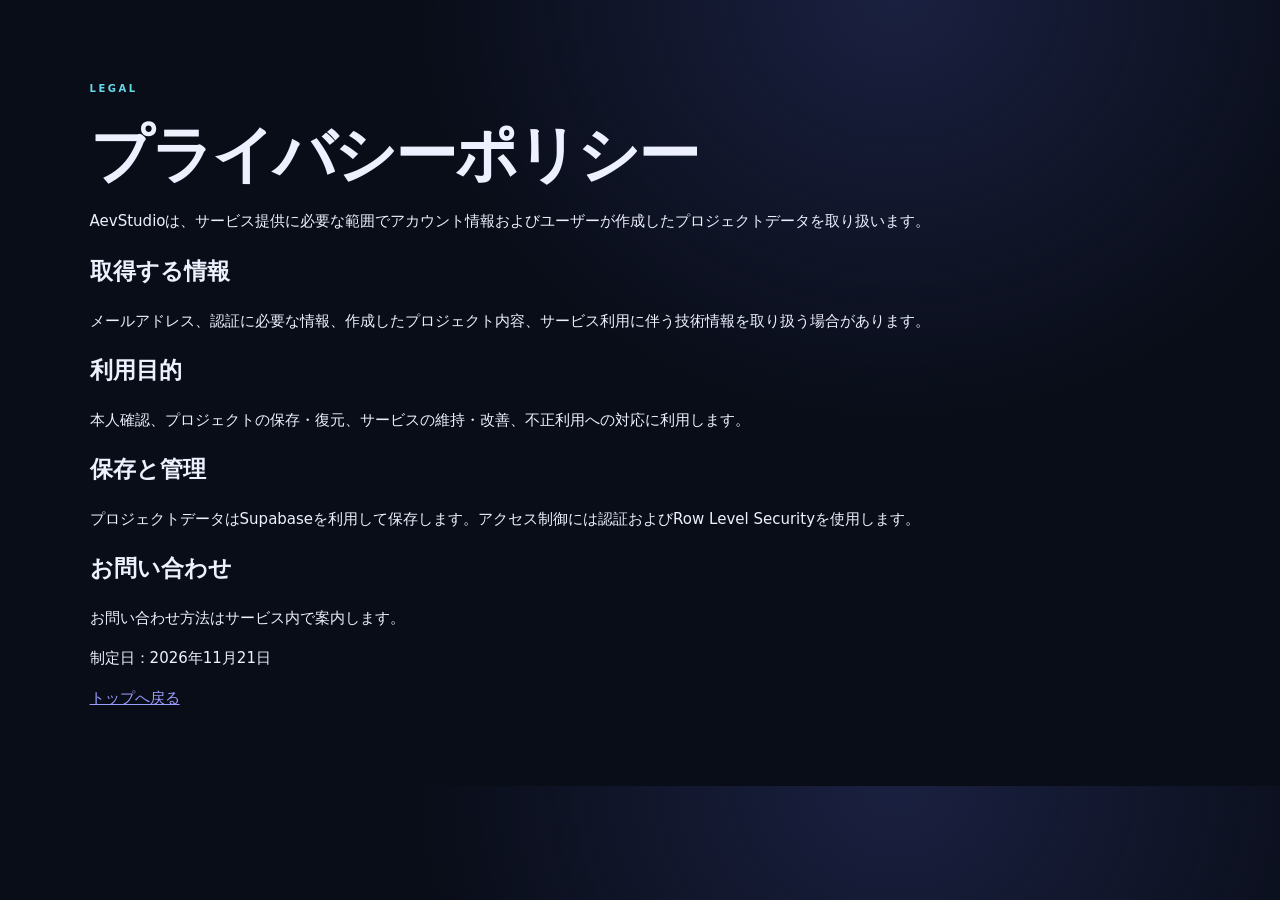
<file: privacy-policy.html>
<!doctype html><html lang="ja"><meta charset="utf-8"><meta name="viewport" content="width=device-width,initial-scale=1"><title>プライバシーポリシー | AevStudio</title><link rel="stylesheet" href="style.css"><main class="section"><span class="eyebrow">LEGAL</span><h1>プライバシーポリシー</h1><p>AevStudioは、サービス提供に必要な範囲でアカウント情報およびユーザーが作成したプロジェクトデータを取り扱います。</p><h2>取得する情報</h2><p>メールアドレス、認証に必要な情報、作成したプロジェクト内容、サービス利用に伴う技術情報を取り扱う場合があります。</p><h2>利用目的</h2><p>本人確認、プロジェクトの保存・復元、サービスの維持・改善、不正利用への対応に利用します。</p><h2>保存と管理</h2><p>プロジェクトデータはSupabaseを利用して保存します。アクセス制御には認証およびRow Level Securityを使用します。</p><h2>お問い合わせ</h2><p>お問い合わせ方法はサービス内で案内します。</p><p>制定日：2026年11月21日</p><a href="index.html">トップへ戻る</a></main></html>
</file>
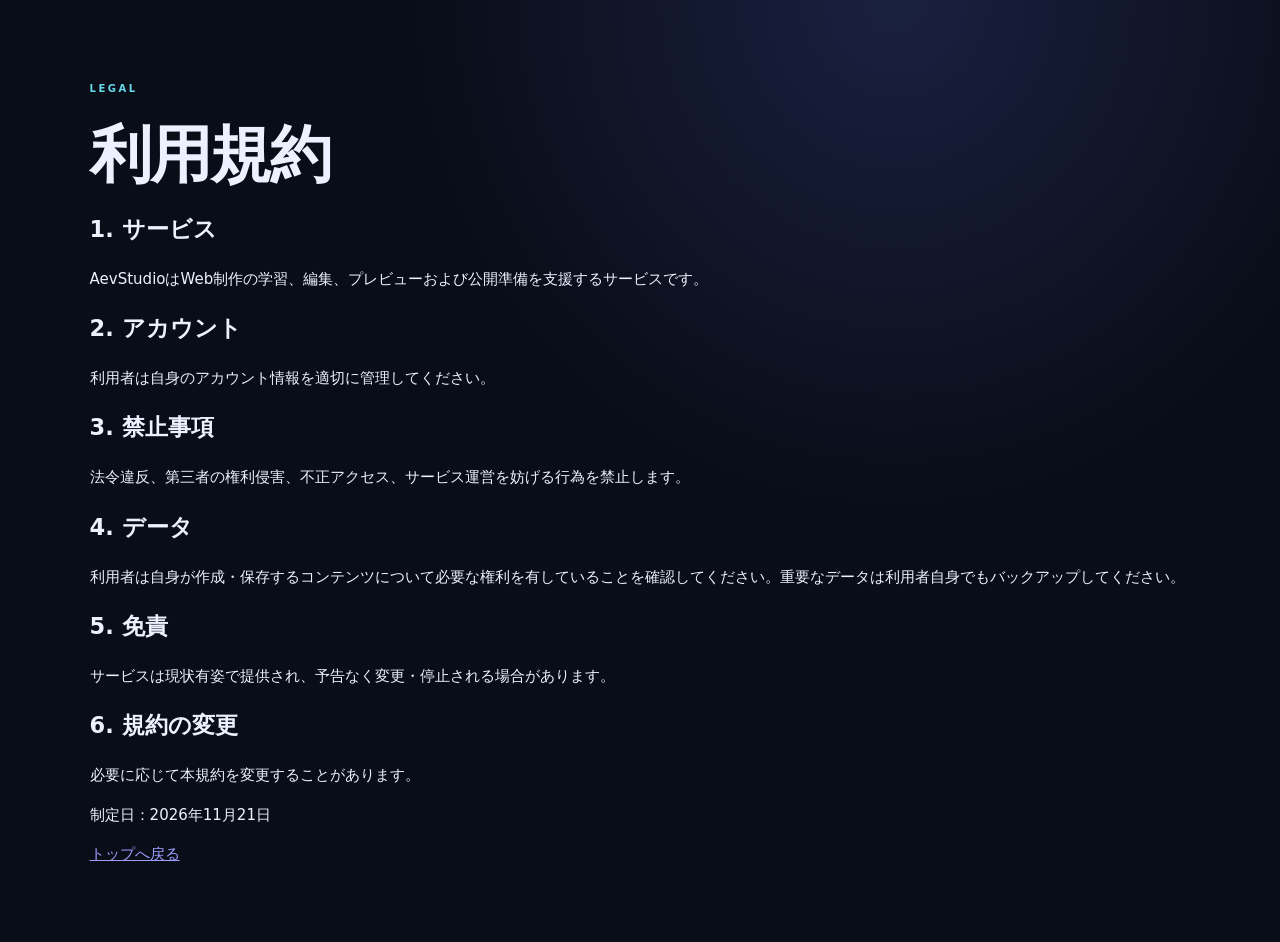
<file: terms.html>
<!doctype html><html lang="ja"><meta charset="utf-8"><meta name="viewport" content="width=device-width,initial-scale=1"><title>利用規約 | AevStudio</title><link rel="stylesheet" href="style.css"><main class="section"><span class="eyebrow">LEGAL</span><h1>利用規約</h1><h2>1. サービス</h2><p>AevStudioはWeb制作の学習、編集、プレビューおよび公開準備を支援するサービスです。</p><h2>2. アカウント</h2><p>利用者は自身のアカウント情報を適切に管理してください。</p><h2>3. 禁止事項</h2><p>法令違反、第三者の権利侵害、不正アクセス、サービス運営を妨げる行為を禁止します。</p><h2>4. データ</h2><p>利用者は自身が作成・保存するコンテンツについて必要な権利を有していることを確認してください。重要なデータは利用者自身でもバックアップしてください。</p><h2>5. 免責</h2><p>サービスは現状有姿で提供され、予告なく変更・停止される場合があります。</p><h2>6. 規約の変更</h2><p>必要に応じて本規約を変更することがあります。</p><p>制定日：2026年11月21日</p><a href="index.html">トップへ戻る</a></main></html>
</file>
<file: style.css>
:root{color-scheme:dark;--bg:#090d18;--panel:#111827;--line:#263149;--text:#edf1ff;--muted:#929db7;--accent:#987bff;--cyan:#66d8e7}*{box-sizing:border-box}html{scroll-behavior:smooth}body{margin:0;background:radial-gradient(ellipse at 70% 0%,#1a2040 0,transparent 38%),var(--bg);color:var(--text);font:15px/1.65 Inter,"Noto Sans JP",system-ui,sans-serif}.topbar{height:76px;padding:0 clamp(18px,5vw,76px);display:flex;align-items:center;justify-content:space-between;border-bottom:1px solid #ffffff12;background:#090d18dd;position:sticky;top:0;z-index:5;backdrop-filter:blur(16px)}.brand{display:flex;align-items:center;gap:11px;color:var(--text);text-decoration:none;font-weight:800;font-size:17px;line-height:1.2}.brand small{display:block;color:var(--muted);font-size:8px;letter-spacing:2px;margin-top:4px}.brand-mark{display:grid;place-items:center;width:38px;height:38px;border-radius:12px;background:linear-gradient(135deg,#9d80ff,#5a4bc1);box-shadow:0 0 24px #8b6cff55;font-size:21px}.topbar nav{display:flex;gap:30px}.topbar nav a{color:var(--muted);text-decoration:none;font-size:13px}.account{display:flex;align-items:center;gap:12px;color:var(--muted);font-size:12px}.btn{display:inline-flex;align-items:center;justify-content:center;gap:9px;padding:11px 17px;border-radius:10px;border:1px solid var(--line);color:var(--text);text-decoration:none;background:#ffffff08;font:inherit;font-weight:650;cursor:pointer}.btn-primary{background:linear-gradient(115deg,#9475ff,#6656d8);border-color:transparent;box-shadow:0 8px 25px #715de344}.btn-ghost{background:transparent}.btn-small{padding:7px 12px;font-size:12px}.hero{min-height:510px;padding:88px clamp(20px,9vw,140px);display:grid;grid-template-columns:1.05fr .95fr;align-items:center;gap:50px;overflow:hidden}.eyebrow{font-size:10px;font-weight:800;letter-spacing:2.5px;color:var(--cyan)}h1{font-size:clamp(36px,5vw,62px);line-height:1.22;letter-spacing:-2px;margin:17px 0}h1 em{font-style:normal;color:#a995ff}.hero-copy>p,.section-heading p{color:var(--muted);max-width:560px}.hero-actions{display:flex;gap:12px;flex-wrap:wrap;margin-top:27px}.hero-meta{display:flex;gap:20px;flex-wrap:wrap;color:#7f8aa6;font-size:11px;margin-top:35px}.hero-art{position:relative;min-height:300px;display:grid;place-items:center}.orb{position:absolute;border-radius:50%;filter:blur(2px)}.orb-a{width:290px;height:290px;background:radial-gradient(circle at 35% 30%,#a48aff88,#5442a322 60%,transparent 70%);right:8%;top:-30px}.orb-b{width:190px;height:190px;border:1px solid #6e63c955;right:0;bottom:-10px}.code-window{position:relative;width:min(100%,440px);background:#101728ed;border:1px solid #53618466;border-radius:15px;box-shadow:0 28px 90px #0009;transform:rotate(-3deg);overflow:hidden}.window-head,.window-foot{height:39px;padding:0 15px;display:flex;align-items:center;gap:7px;background:#ffffff08;color:#8190b0;font-size:9px}.window-head span{margin-left:auto}.window-head i{width:7px;height:7px;border-radius:50%;background:#f08e9d}.window-head i:nth-child(2){background:#e9c477}.window-head i:nth-child(3){background:#70d4ae}.code-window pre{padding:18px 25px;color:#dbe3ff;font:13px/2 monospace}.code-window pre b{color:#a58aff}.code-window pre i{color:#70d8d0;font-style:normal}.window-foot{justify-content:space-between;color:#70d8c2}.floating-tag{position:absolute;right:-3%;bottom:25px;padding:9px 14px;border:1px solid #7d70c966;background:#181d34;border-radius:8px;color:#c7baff;font-size:10px;letter-spacing:1px}.section{padding:75px clamp(18px,7vw,105px)}.section-heading{display:flex;align-items:end;justify-content:space-between;gap:20px;margin-bottom:27px}.section-heading h2{font-size:29px;margin:8px 0}.workspace-grid{display:grid;grid-template-columns:230px 1fr;gap:16px}.panel{background:#101726;border:1px solid var(--line);border-radius:15px;min-width:0}.project-panel{padding:17px;display:flex;flex-direction:column;min-height:530px}.panel-title{font-weight:750;font-size:13px}.panel-title span{float:right;color:var(--muted)}.project-list{flex:1;margin-top:18px}.empty{padding:25px 8px;text-align:center;color:#7f8aa6;font-size:12px}.project-item{width:100%;padding:10px;text-align:left;background:#ffffff08;border:1px solid transparent;border-radius:8px;color:var(--text);margin-bottom:7px;cursor:pointer}.project-item.active{border-color:#8b76ee}.panel-note,.hint{color:#8290aa;font-size:11px}.editor-panel{overflow:hidden}.editor-top{display:flex;justify-content:space-between;gap:10px;padding:13px 16px;border-bottom:1px solid var(--line)}.editor-top input{background:transparent;border:0;color:var(--text);font:inherit;font-weight:700;min-width:0}.editor-actions{display:flex;gap:7px}.editor-toolbar{display:flex;justify-content:space-between;padding:10px 15px;border-bottom:1px solid var(--line)}.tabs{display:flex;gap:5px}.tab{background:transparent;border:0;color:var(--muted);padding:7px 12px;border-radius:7px;cursor:pointer}.tab.active{background:#8068ed2a;color:#c4b8ff}.editor-toolbar select{background:#1a2336;color:var(--text);border:1px solid var(--line);border-radius:7px;padding:7px}.editor-body{display:grid;grid-template-columns:1fr 1fr;min-height:365px}.visual-editor,.code-editor{padding:18px;min-width:0}.visual-editor label{display:block;color:var(--muted);font-size:11px;margin:13px 0}.visual-editor input:not([type=color]),.visual-editor textarea,.code-editor textarea,.dialog-card input{display:block;width:100%;margin-top:6px;padding:10px;border:1px solid var(--line);border-radius:8px;background:#0a1020;color:var(--text);font:13px inherit}.visual-editor textarea{min-height:75px;resize:vertical}.visual-editor input[type=color]{display:block;width:60px;height:35px;margin-top:7px;background:transparent;border:0}.visual-hint,.code-label{font-size:10px;color:var(--cyan);letter-spacing:1px;margin-bottom:12px}.code-editor textarea{height:145px;resize:vertical;font:12px/1.6 monospace}.preview-pane{border-left:1px solid var(--line);background:#f4f5fa;display:flex;flex-direction:column;min-width:0}.preview-head{height:35px;background:#e8eaf2;color:#596176;display:flex;align-items:center;justify-content:space-between;padding:0 12px;font-size:9px;letter-spacing:1px}.preview-head button{border:0;background:none;color:#333;font-size:18px;cursor:pointer}.preview-pane iframe{border:0;width:100%;flex:1;min-height:325px;background:white}.editor-status{display:flex;justify-content:space-between;padding:9px 15px;border-top:1px solid var(--line);color:#8490a8;font-size:10px}.hidden{display:none!important}.cards,.learn-grid{display:grid;grid-template-columns:repeat(3,1fr);gap:17px}.template-card,.learn-grid article{background:#101726;border:1px solid var(--line);border-radius:14px;padding:15px}.template-visual{height:155px;border-radius:9px;display:flex;flex-direction:column;align-items:center;justify-content:center;font-size:30px;font-weight:800;letter-spacing:2px}.template-visual span{font-size:10px;letter-spacing:4px}.portfolio{background:linear-gradient(135deg,#322c59,#121b31)}.landing{background:linear-gradient(135deg,#164b59,#151c37)}.blog{background:linear-gradient(135deg,#56423c,#25253a);font-family:Georgia,serif}.template-card h3{margin:13px 0 3px}.template-card p,.learn-grid p{color:var(--muted);font-size:12px}.template-card button,.text-button{border:0;background:none;color:#b5a5ff;padding:8px 0;cursor:pointer;font:inherit;font-size:12px}.learn-section{background:linear-gradient(180deg,transparent,#11182a88)}.learn-grid article b{font-size:10px;color:var(--cyan);letter-spacing:1px}.learn-grid h3{margin:12px 0 4px}.learn-grid code{display:inline-block;padding:7px 9px;background:#080e1b;border-radius:6px;color:#b9a8ff;font-size:11px}footer{padding:30px clamp(18px,7vw,105px);border-top:1px solid var(--line);display:flex;align-items:center;justify-content:space-between;color:var(--muted);font-size:11px}dialog{background:transparent;border:0;color:var(--text);width:min(420px,calc(100% - 30px));padding:0}dialog::backdrop{background:#02040bd9;backdrop-filter:blur(5px)}.dialog-card{position:relative;padding:28px;background:#121a2b;border:1px solid var(--line);border-radius:16px}.dialog-card h2{margin:8px 0}.dialog-card p{color:var(--muted);font-size:12px}.dialog-card input{margin:12px 0}.dialog-card .btn{width:100%;margin-top:10px}.close{position:absolute;right:15px;top:12px;background:none;border:0;color:var(--muted);font-size:23px;cursor:pointer}@media(max-width:850px){.topbar nav{display:none}.hero{grid-template-columns:1fr;padding-top:65px}.hero-art{min-height:250px}.workspace-grid{grid-template-columns:1fr}.project-panel{min-height:150px}.project-list{display:flex;gap:7px;overflow:auto}.empty{min-width:180px}.editor-body{grid-template-columns:1fr}.preview-pane{border-left:0;border-top:1px solid var(--line);min-height:300px}.cards,.learn-grid{grid-template-columns:1fr 1fr}}@media(max-width:560px){.topbar{height:65px}.account #account-label{display:none}.hero{padding:55px 20px}.hero-meta{gap:8px;flex-direction:column}.section{padding:55px 15px}.section-heading{align-items:start;flex-direction:column}.editor-top{flex-wrap:wrap}.editor-top input{width:100%}.cards,.learn-grid{grid-template-columns:1fr}.editor-toolbar{gap:7px;flex-wrap:wrap}.editor-status{gap:10px;flex-wrap:wrap}footer{gap:14px;align-items:start;flex-direction:column}.floating-tag{right:0}.code-window pre{font-size:11px}}
.project-hub,.template-picker{min-height:55vh}
.hub-actions{display:grid;grid-template-columns:repeat(2,minmax(0,1fr));gap:16px;margin:25px 0 34px}
.hub-action-card{display:flex;flex-direction:column;align-items:flex-start;gap:9px;min-height:150px;padding:22px;text-align:left;border:1px solid var(--line);border-radius:15px;background:linear-gradient(145deg,#18213a,#101726);color:var(--text);cursor:pointer}
.hub-action-card:disabled{opacity:.42;cursor:not-allowed}
.hub-action-card strong{font-size:17px}.hub-action-card small{color:var(--muted);font-size:12px}
.hub-icon{display:grid;place-items:center;width:36px;height:36px;border-radius:10px;background:#8b6cff2c;color:#c6b8ff;font-size:23px}
.hub-projects{padding:20px;border:1px solid var(--line);border-radius:14px;background:#101726}
.hub-project-list{display:grid;grid-template-columns:repeat(3,minmax(0,1fr));gap:12px;margin-top:15px}
.hub-project-card{display:flex;flex-direction:column;align-items:flex-start;gap:10px;padding:16px;border:1px solid var(--line);border-radius:11px;background:#0b1221;color:var(--text);text-align:left;cursor:pointer;min-width:0}
.hub-project-card strong{font-size:14px;overflow-wrap:anywhere}.hub-project-card span{font-size:10px;color:var(--muted)}.hub-project-card b{margin-top:4px;color:#b9a8ff;font-size:11px}
.project-item small{display:block;color:var(--muted);font-size:9px;margin-top:3px}
.template-choice-grid{display:grid;grid-template-columns:repeat(2,minmax(0,1fr));gap:13px;margin:28px 0}
.template-choice{display:flex;flex-direction:column;align-items:flex-start;gap:8px;padding:22px;border:1px solid var(--line);border-radius:13px;background:#101726;color:var(--text);text-align:left;cursor:pointer;min-height:105px}
.template-choice b{font-size:15px}.template-choice span{font-size:11px;color:var(--muted)}
.template-choice.selected{border-color:#9b83ff;background:linear-gradient(145deg,#30275b66,#101726);box-shadow:0 0 0 1px #9b83ff44}
.template-create-row{display:flex;justify-content:flex-end}
@media(max-width:700px){.hub-actions{grid-template-columns:1fr}.hub-project-list{grid-template-columns:1fr 1fr}.template-choice-grid{grid-template-columns:1fr}}
@media(max-width:430px){.hub-project-list{grid-template-columns:1fr}.hub-projects{padding:14px}}

/* Navigation drawer */
.menu-toggle{width:42px;height:42px;display:flex;flex-direction:column;justify-content:center;align-items:center;gap:5px;border:1px solid var(--line);border-radius:10px;background:#ffffff08;cursor:pointer}
.menu-toggle span{width:18px;height:2px;background:var(--text);border-radius:2px}
.site-menu{position:fixed;z-index:20;top:76px;left:0;width:min(340px,88vw);height:calc(100dvh - 76px);overflow-y:auto;padding:20px;background:#101726;border-right:1px solid var(--line);box-shadow:20px 20px 60px #0008}
.menu-backdrop{position:fixed;z-index:19;inset:76px 0 0;background:#02040bb8}
.menu-head{display:flex;justify-content:space-between;align-items:center;color:var(--cyan);letter-spacing:2px;margin-bottom:18px}
.menu-head button{border:0;background:none;color:var(--text);font-size:24px;cursor:pointer}
.site-menu details{border-top:1px solid var(--line);padding:13px 0}
.site-menu summary{cursor:pointer;font-weight:750;list-style:none}
.site-menu summary:after{content:"＋";float:right;color:var(--muted)}
.site-menu details[open] summary:after{content:"−"}
.site-menu details a{display:block;padding:10px 12px;margin-top:5px;border-radius:8px;color:var(--muted);text-decoration:none;font-size:13px}
.site-menu details a:hover{background:#ffffff0c;color:var(--text)}
.code-search-panel{padding:20px;border:1px solid var(--line);border-radius:15px;background:#101726}
.code-search-row{display:flex;gap:9px}
.code-search-row input{flex:1;min-width:0;padding:12px 14px;border:1px solid var(--line);border-radius:9px;background:#080e1b;color:var(--text);font:inherit}
.code-search-meta{display:flex;justify-content:space-between;align-items:center;gap:12px;flex-wrap:wrap;margin:17px 0;color:var(--muted);font-size:11px}
.code-filters{display:flex;gap:6px;flex-wrap:wrap}
.code-filter{padding:6px 11px;border:1px solid var(--line);border-radius:20px;background:transparent;color:var(--muted);cursor:pointer;font:inherit}
.code-filter.active{border-color:#8b76ee;color:#d1c7ff;background:#8068ed22}
.code-snippet-list{display:grid;grid-template-columns:repeat(2,minmax(0,1fr));gap:12px}
.code-snippet{min-width:0;padding:16px;border:1px solid var(--line);border-radius:12px;background:#0b1221}
.code-snippet-top{display:flex;justify-content:space-between;gap:8px;align-items:center}
.code-snippet h3{font-size:15px;margin:10px 0 5px}
.code-snippet p{font-size:12px;color:var(--muted);margin:0 0 10px}
.code-tag{font-size:9px;color:var(--cyan);letter-spacing:1px}
.code-snippet pre{max-height:150px;overflow:auto;padding:12px;border-radius:8px;background:#070b14;color:#c9c4ff;font:11px/1.6 monospace;white-space:pre-wrap;overflow-wrap:anywhere}
.code-snippet-actions{display:flex;gap:8px;flex-wrap:wrap}
.code-snippet-actions button{border:1px solid var(--line);border-radius:7px;padding:6px 10px;background:#ffffff08;color:var(--text);font-size:11px;cursor:pointer}
.code-guide{margin-top:12px;border-top:1px solid var(--line);padding-top:10px;color:var(--muted);font-size:12px}
.code-guide summary{color:#c9bcff;cursor:pointer;font-weight:700;padding:4px 0}
.code-guide div{padding:8px 2px 0}
.code-guide p{line-height:1.8;margin:8px 0;color:#b9c4d8}
.code-guide b{color:#e7eaff}
@media(max-width:700px){.site-menu{top:65px;height:calc(100dvh - 65px)}.menu-backdrop{inset:65px 0 0}.code-search-row{flex-wrap:wrap}.code-search-row input{flex-basis:100%}.code-snippet-list{grid-template-columns:1fr}}

.topbar nav.site-menu{display:block;flex-direction:initial;gap:0}
.topbar nav.site-menu.hidden{display:none!important}

/* Lightweight local search language control */
.ai-language-label{display:inline-flex;align-items:center;gap:7px;color:var(--muted);font-size:11px;white-space:nowrap}
.ai-language-label select{padding:10px;border:1px solid var(--line);border-radius:8px;background:#101726;color:var(--text);font:inherit}
@media(max-width:700px){.ai-language-label{flex:1;justify-content:flex-end}.ai-language-label select{max-width:130px}}


/* AevStudio live preview placement */
@media(min-width:851px){
 .preview-pane{position:sticky;top:88px;align-self:start;max-height:calc(100vh - 110px);min-height:390px}
 .preview-pane iframe{min-height:340px}
}
@media(max-width:850px) and (min-width:561px){
 .preview-pane{position:sticky;bottom:12px;z-index:4;box-shadow:0 8px 30px #0005}
}
@media(max-width:560px){
 .preview-pane{position:fixed;right:12px;bottom:12px;z-index:30;width:min(78vw,330px);height:48px;min-height:0;border:1px solid #7568c9;border-radius:13px;overflow:hidden;box-shadow:0 12px 38px #000b;transition:height .2s ease,width .2s ease}
 .preview-pane .preview-head{height:46px;min-height:46px;padding:0 10px;background:#171d32;color:#e9e5ff;font-size:10px}
 .preview-pane .preview-head #preview-toggle{border:1px solid #8b76ee;border-radius:8px;padding:6px 9px;background:#5746a8;color:white;font-size:11px;cursor:pointer}
 .preview-pane .preview-head #refresh-preview{display:none}
 .preview-pane iframe{display:none;width:100%;height:calc(100% - 46px);min-height:0;flex:none;background:white}
 .preview-pane.preview-open{width:min(94vw,430px);height:min(68vh,560px)}
 .preview-pane.preview-open iframe{display:block}
}


/* Keep background fixed while the navigation drawer is open. */
body.menu-is-open{overflow:hidden!important;overscroll-behavior:none;touch-action:none}
.site-menu{overscroll-behavior:contain;touch-action:pan-y;-webkit-overflow-scrolling:touch;overflow-y:auto;overscroll-behavior-y:contain}
.menu-backdrop{touch-action:none}
.account-settings-grid{display:grid;grid-template-columns:repeat(2,minmax(0,1fr));gap:18px;max-width:1000px}
.account-info-card,.account-password-card{padding:24px;min-width:0}
.account-settings-grid h3{margin:8px 0 16px}
.account-info-card dl{margin:20px 0}
.account-info-card dt{color:var(--muted);font-size:11px;margin-top:14px}
.account-info-card dd{margin:3px 0 0;overflow-wrap:anywhere}
.account-state{color:var(--cyan);font-weight:700}
.account-password-card label{display:block;color:var(--muted);font-size:12px;margin:15px 0}
.account-password-card input{display:block;width:100%;margin-top:7px;padding:12px;border:1px solid var(--line);border-radius:8px;background:#0a1020;color:var(--text);font:inherit}
.account-feedback{min-height:22px;color:var(--cyan);font-size:12px}
@media(max-width:700px){.account-settings-grid{grid-template-columns:1fr}.account-info-card,.account-password-card{padding:18px}}


/* Clearer, reliable global navigation */
.menu-toggle{width:auto;min-width:104px;min-height:44px;flex-direction:row;gap:10px;padding:0 12px;white-space:nowrap}
.menu-toggle-lines{display:flex;flex-direction:column;gap:5px}
.menu-toggle-label{font-size:12px;font-weight:750;letter-spacing:.04em}
.site-menu{display:block;position:fixed;z-index:1001;top:76px;left:0;width:min(360px,90vw);height:calc(100dvh - 76px);padding:22px;overflow-y:auto;overscroll-behavior:contain;touch-action:pan-y;-webkit-overflow-scrolling:touch;border-right:1px solid #35415d;box-shadow:22px 18px 65px #000b}
.site-menu.hidden{display:none!important}
.menu-backdrop{position:fixed;z-index:1000;inset:76px 0 0;background:#02040bd9;backdrop-filter:blur(3px)}
.menu-head{font-size:13px;padding-bottom:14px;border-bottom:1px solid var(--line)}
.site-menu details{padding:16px 0}
.site-menu summary{display:flex;align-items:center;min-height:34px;font-size:14px}
.site-menu details a{display:flex;align-items:center;min-height:46px;margin-top:7px;padding:10px 13px;background:#ffffff08;border:1px solid #ffffff0d;font-size:13px}
.site-menu details a:before{content:"›";font-size:20px;color:var(--cyan);margin-right:10px}
.site-menu details a:active{background:#8068ed33;border-color:#8b76ee}
.auth-open-button{min-height:42px;white-space:nowrap}
body.menu-is-open{overflow:hidden!important;overscroll-behavior:none}
@media(max-width:700px){
 .menu-toggle{min-width:94px;padding:0 9px}
 .site-menu{top:65px;height:calc(100dvh - 65px)}
 .menu-backdrop{inset:65px 0 0}
 .auth-open-button{padding:9px 11px;font-size:12px}
}


/* Mobile header repair: keep every control on one line. */
@media (max-width: 850px) {
  .topbar {
    height: 76px !important;
    min-height: 76px;
    padding: 0 14px !important;
    gap: 10px;
    justify-content: space-between;
  }
  .brand { flex: 1 1 auto; min-width: 0; gap: 9px; font-size: 15px; }
  .brand > span:last-child { min-width: 0; white-space: nowrap; }
  .brand-mark { flex: 0 0 38px; width: 38px; height: 38px; }
  .menu-toggle {
    flex: 0 0 44px !important;
    width: 44px !important;
    min-width: 44px !important;
    height: 44px;
    padding: 0 !important;
    justify-content: center;
  }
  .menu-toggle-label { display: none !important; }
  .account { flex: 0 0 auto; gap: 0; }
  .account #account-label { display: none !important; }
  .auth-open-button {
    display: inline-flex;
    flex: 0 0 auto;
    width: auto !important;
    min-width: 0;
    max-width: none;
    padding: 10px 13px !important;
    font-size: 13px !important;
    line-height: 1.2;
    white-space: nowrap !important;
    word-break: keep-all;
  }
}
@media (max-width: 380px) {
  .topbar { padding: 0 9px !important; gap: 7px; }
  .brand { font-size: 13px; gap: 7px; }
  .brand small { font-size: 7px; letter-spacing: 1.4px; }
  .brand-mark { flex-basis: 34px; width: 34px; height: 34px; }
  .menu-toggle { flex-basis: 40px !important; width: 40px !important; min-width: 40px !important; }
  .auth-open-button { padding: 9px 10px !important; font-size: 12px !important; }
}


/* Authenticated users see a live session status instead of a logout button. */
.auth-status-badge {
  display:inline-flex;
  align-items:center;
  justify-content:center;
  gap:8px;
  min-height:42px;
  padding:10px 15px;
  border:1px solid #1d8b63;
  border-radius:999px;
  background:linear-gradient(135deg,#103c31,#102b2b);
  color:#83f2bd;
  font-size:12px;
  font-weight:850;
  letter-spacing:1.5px;
  white-space:nowrap;
  box-shadow:0 0 18px #28d98a20,inset 0 0 12px #28d98a0c;
}
.auth-status-badge i {
  display:block;
  width:9px;
  height:9px;
  flex:0 0 9px;
  border-radius:50%;
  background:#35e58f;
  box-shadow:0 0 0 3px #35e58f22,0 0 12px #35e58fbb;
  animation:aev-online-pulse 1.8s ease-in-out infinite;
}
@keyframes aev-online-pulse {
  0%,100% { opacity:1; box-shadow:0 0 0 3px #35e58f22,0 0 12px #35e58f99; }
  50% { opacity:.65; box-shadow:0 0 0 5px #35e58f12,0 0 18px #35e58fcc; }
}
@media(max-width:850px){
 .auth-status-badge{min-height:40px;padding:9px 12px;font-size:11px;gap:7px}
}

/* Shared project shortcuts inside the global navigation */
.menu-project-section{margin-top:14px;padding:13px 0 4px;border-top:1px solid var(--line);min-width:0}
.menu-project-heading{margin-bottom:9px;color:var(--cyan);font-size:10px;font-weight:800;letter-spacing:1.5px}
.menu-new-project{display:block!important;margin:0 0 9px!important;padding:10px 12px!important;border:1px solid #8b76ee!important;border-radius:9px!important;background:#8b76ee18!important;color:#d5c9ff!important;font-weight:750!important;text-align:center;text-decoration:none!important}
.menu-project-items{display:grid;gap:6px;max-height:240px;overflow-y:auto;overscroll-behavior:contain}
.site-menu .menu-project-item{display:block!important;margin:0!important;padding:9px 11px!important;border:1px solid var(--line);border-radius:8px;background:#ffffff08;color:var(--text)!important;text-decoration:none}
.menu-project-item b,.menu-project-item small{display:block;overflow-wrap:anywhere}
.menu-project-item b{font-size:12px;font-weight:700}
.menu-project-item small{margin-top:3px;color:var(--muted);font-size:10px}
.menu-project-empty{padding:9px 4px;color:var(--muted);font-size:11px;line-height:1.6}

.menu-project-row{display:grid;grid-template-columns:minmax(0,1fr) auto;gap:6px;align-items:stretch;min-width:0}
.menu-project-row .menu-project-item{min-width:0}
.menu-project-delete{border:1px solid #a9475b66;border-radius:8px;background:#a9475b18;color:#ff9bad;padding:0 9px;font-size:11px;font-weight:700;cursor:pointer}
.menu-project-delete:disabled{opacity:.5}

.page-learning-note{margin-top:18px;padding:18px}.page-learning-note p{margin-bottom:0;color:var(--muted);font-size:13px;line-height:1.8}

.advanced-lessons{scroll-margin-top:90px}.lesson-steps,.feature-learning-grid{display:grid;grid-template-columns:repeat(auto-fit,minmax(min(100%,270px),1fr));gap:14px}.lesson-card{padding:20px;border:1px solid var(--line);border-radius:15px;background:linear-gradient(145deg,#141d30,#101725)}.lesson-card>b{font-size:10px;letter-spacing:1.3px;color:var(--cyan)}.lesson-card h3{margin:9px 0;font-size:17px}.lesson-card p{color:var(--muted);font-size:13px;line-height:1.8}.lesson-card a,.lesson-next a:not(.btn){color:#b8a8ff;text-decoration:none;font-weight:700;font-size:13px}.lesson-card pre{max-width:100%;overflow:auto;padding:13px;border-radius:10px;background:#080d18;color:#d8e1f5;font-size:11px;line-height:1.7}.lesson-card code{overflow-wrap:anywhere}.lesson-warning{padding:10px 12px;border-left:3px solid #e1a44b;background:#e1a44b12;border-radius:5px}.lesson-next{margin-top:18px;padding:20px}.lesson-next p{color:var(--muted);line-height:1.8}.lesson-next .btn{margin-top:8px}


/* Unified, high-contrast template selection states */
.template-choice,.template-card,.choice-card,.project-option{
 position:relative;
 transition:border-color .16s ease,background .16s ease,box-shadow .16s ease,transform .16s ease;
}
.template-choice.selected,.template-card.selected,.choice-card.selected,.project-option.selected{
 border:2px solid #b8a5ff!important;
 background:linear-gradient(145deg,#44358a66,#17213a)!important;
 box-shadow:0 0 0 3px #a78bfa35,0 10px 28px #0006,inset 0 0 0 1px #d5c8ff33!important;
 color:#fff!important;
 transform:translateY(-2px);
}
.template-choice.selected:after,.template-card.selected:after{
 content:"✓ 選択中";
 position:absolute;top:10px;right:10px;z-index:2;
 padding:5px 9px;border-radius:999px;
 background:#a78bfa;color:#100d20;
 font-size:11px;font-weight:900;letter-spacing:.03em;
 box-shadow:0 3px 12px #0008;
}
.template-choice:focus-visible,.template-card:focus-visible,.choice-card:focus-visible,.project-option:focus-visible{
 outline:3px solid #d6caff!important;outline-offset:3px;
}
.template-choice-grid-rich .template-choice.selected img{filter:saturate(1.12) brightness(.82)}
.template-thumb{display:block;width:100%;height:132px;object-fit:cover;border-radius:9px;margin:0 0 12px}
body[data-page="create-project"] .template-grid{grid-template-columns:repeat(auto-fit,minmax(min(100%,220px),1fr))}
body[data-page="create-project"] .template-card{padding:0 0 14px;overflow:hidden;min-width:0}
body[data-page="create-project"] .template-card .template-thumb{height:125px;border-radius:0;margin:0 0 12px}
body[data-page="create-project"] .template-card strong,body[data-page="create-project"] .template-card small{margin-left:13px;margin-right:13px}
body[data-page="create-project"] .template-card small{display:block;margin-top:5px}
@media(max-width:560px){body[data-page="create-project"] .template-grid{grid-template-columns:repeat(2,minmax(0,1fr));gap:9px}body[data-page="create-project"] .template-card .template-thumb{height:88px}body[data-page="create-project"] .template-card strong{font-size:12px}body[data-page="create-project"] .template-card small{font-size:10px}}

/* Strong selected-state contrast, including pages with local inline styles */
body[data-page="create-project"] .template-card.selected,
body[data-page="create-project"] .choice-card.selected,
.template-picker .template-choice.selected{
 border:2px solid #c4b5fd!important;
 background:linear-gradient(145deg,#5542a5 0%,#202c49 100%)!important;
 color:#fff!important;
 box-shadow:0 0 0 4px #a78bfa45,0 12px 28px #0008,inset 0 0 0 1px #eee7ff55!important;
}
body[data-page="create-project"] .template-card.selected:after{
 content:"✓ 選択中";position:absolute;top:9px;right:9px;z-index:3;
 padding:5px 9px;border-radius:999px;background:#d8ccff;color:#17102d;
 font-size:11px;font-weight:900;box-shadow:0 3px 12px #0009;
}


/* Responsive template thumbnails: constrain images to their cards on every device. */
.template-choice,
.template-card {
  min-width: 0;
  max-width: 100%;
  overflow: hidden;
}
.template-choice img,
.template-card img,
img.template-thumb {
  display: block;
  width: 100% !important;
  max-width: 100% !important;
  min-width: 0;
  height: clamp(118px, 17vw, 176px);
  flex: 0 0 auto;
  object-fit: cover;
  object-position: center;
  border-radius: 9px;
  margin: 0 0 10px;
  box-sizing: border-box;
}
body[data-page="create-project"] .template-card .template-thumb {
  width: 100% !important;
  max-width: 100% !important;
  height: clamp(105px, 16vw, 150px);
  object-fit: cover;
  object-position: center;
  border-radius: 0;
  margin: 0 0 12px;
}
.template-choice-grid,
.template-grid {
  min-width: 0;
}
@media (max-width: 850px) {
  .template-choice img,
  .template-card img,
  img.template-thumb {
    height: clamp(105px, 22vw, 145px);
  }
}
@media (max-width: 560px) {
  .template-choice img,
  .template-card img,
  img.template-thumb {
    height: clamp(88px, 25vw, 118px);
    border-radius: 7px;
  }
  body[data-page="create-project"] .template-card .template-thumb {
    height: clamp(82px, 24vw, 112px);
  }
  .template-choice {
    padding: 12px;
  }
}
@media (max-width: 360px) {
  body[data-page="create-project"] .template-grid {
    grid-template-columns: minmax(0, 1fr);
  }
}

/* Keep the login button hidden on every viewport when a session is active. */
.auth-open-button.hidden{display:none!important}

/* Code library: collapsible source code blocks */
.code-source{margin-top:10px;border-top:1px solid var(--line);padding-top:9px}
.code-source summary{color:#c9bcff;cursor:pointer;font-size:12px;font-weight:700;padding:5px 0}
.code-source pre{max-height:260px;margin:8px 0;overflow:auto}


/* Independently collapsible cards in the learning sections. */
.learn-section .lesson-collapsible{min-width:0;align-self:start;overflow:hidden}
.learn-section .lesson-card-summary{display:flex;flex-direction:column;gap:5px;position:relative;list-style:none;cursor:pointer;padding:2px 30px 2px 0;min-height:48px}
.learn-section .lesson-card-summary::-webkit-details-marker{display:none}
.learn-section .lesson-card-summary::marker{content:""}
.learn-section .lesson-card-summary::after{content:"＋";position:absolute;right:2px;top:4px;display:grid;place-items:center;width:24px;height:24px;border:1px solid var(--line);border-radius:7px;color:var(--cyan);font-size:16px;line-height:1}
.learn-section .lesson-collapsible[open]>.lesson-card-summary::after{content:"−"}
.learn-section .lesson-card-summary h3{margin:4px 0 0}
.learn-section .lesson-card-content{padding-top:10px;animation:lessonCardReveal .18s ease-out}
.learn-section .lesson-card-content>:first-child{margin-top:0}
.learn-section .learn-grid .lesson-collapsible{background:#101726;border:1px solid var(--line);border-radius:14px;padding:15px}
.learn-section .learn-grid .lesson-collapsible[open]{border-color:#7566bd}
@keyframes lessonCardReveal{from{opacity:.65;transform:translateY(-3px)}to{opacity:1;transform:translateY(0)}}
@media(prefers-reduced-motion:reduce){.learn-section .lesson-card-content{animation:none}}





/* Integrated advanced-code lessons on the learning page. */
.learn-code-groups{display:grid;gap:22px;min-width:0}
.learn-code-count{color:var(--muted);font-size:13px;margin:0}
.learn-code-category{min-width:0}
.learn-code-category>h3{margin:0 0 13px;padding-bottom:9px;border-bottom:1px solid var(--line);font-size:17px}
.learn-code-card{min-width:0;align-self:start;overflow:hidden}
.learn-code-card>pre,.learn-code-source pre{max-width:100%;overflow:auto;white-space:pre}
.learn-code-card .learn-existing-extra{margin:12px 0;padding:11px 12px;border:1px solid var(--line);border-radius:10px;background:#ffffff06}
.learn-existing-extra>ul{margin:7px 0 0;padding-left:20px}
.learn-existing-extra li{margin:4px 0}
.learn-caution{margin:12px 0 0;padding:10px 12px;border-left:3px solid #d6a34b;background:#d6a34b12;border-radius:0 9px 9px 0;color:var(--text);font-size:13px;line-height:1.65}
.learn-code-source{margin-top:12px}
.learn-code-source pre{max-height:320px;padding:12px;border-radius:9px;background:#080d18;border:1px solid var(--line);font-size:12px;line-height:1.6}
.learn-code-source code{white-space:pre}
.learn-code-card .lesson-card-content{min-width:0}
@media(max-width:560px){
 .learn-code-category>h3{font-size:15px}
 .learn-code-source pre{font-size:11px;max-height:260px}
 .learn-existing-extra{padding:9px}
}

/* Major learning-section accordion: keeps the original section spacing and collapses all inner content. */
.learn-section-fold{min-width:0}
.learn-section-summary{display:block;list-style:none;cursor:pointer;position:relative;padding-right:42px}
.learn-section-summary::-webkit-details-marker{display:none}
.learn-section-summary::marker{content:""}
.learn-section-summary::after{content:"−";position:absolute;right:2px;top:50%;transform:translateY(-50%);display:grid;place-items:center;width:30px;height:30px;border:1px solid var(--line);border-radius:9px;background:#ffffff08;color:var(--cyan);font-size:20px;line-height:1}
.learn-section-fold:not([open])>.learn-section-summary::after{content:"＋"}
.learn-section-fold .section-heading{margin-bottom:0}
.learn-section-fold[open]>.learn-section-content{padding-top:26px;animation:lessonCardReveal .2s ease-out}
.learn-section-fold:not([open])>.learn-section-summary .section-heading{margin-bottom:0}
.learn-section-fold>.learn-section-summary:focus-visible{outline:2px solid var(--cyan);outline-offset:5px;border-radius:8px}
@media(prefers-reduced-motion:reduce){.learn-section-fold>.learn-section-content{animation:none}}


/* Local search and category filter for the integrated learning catalogue. */
.learn-code-search{display:grid;grid-template-columns:minmax(0,1fr) minmax(170px,220px);gap:10px;align-items:center;margin:0 0 18px}
.learn-code-search input,.learn-code-search select{width:100%;min-width:0;min-height:44px;padding:10px 12px;border:1px solid var(--line);border-radius:10px;background:#101726;color:var(--text)}
.learn-code-search span{grid-column:1/-1;color:var(--muted);font-size:12px}
.learn-code-card[hidden],.learn-code-category[hidden]{display:none!important}
@media(max-width:560px){.learn-code-search{grid-template-columns:1fr}.learn-code-search span{grid-column:auto}}
</file>
